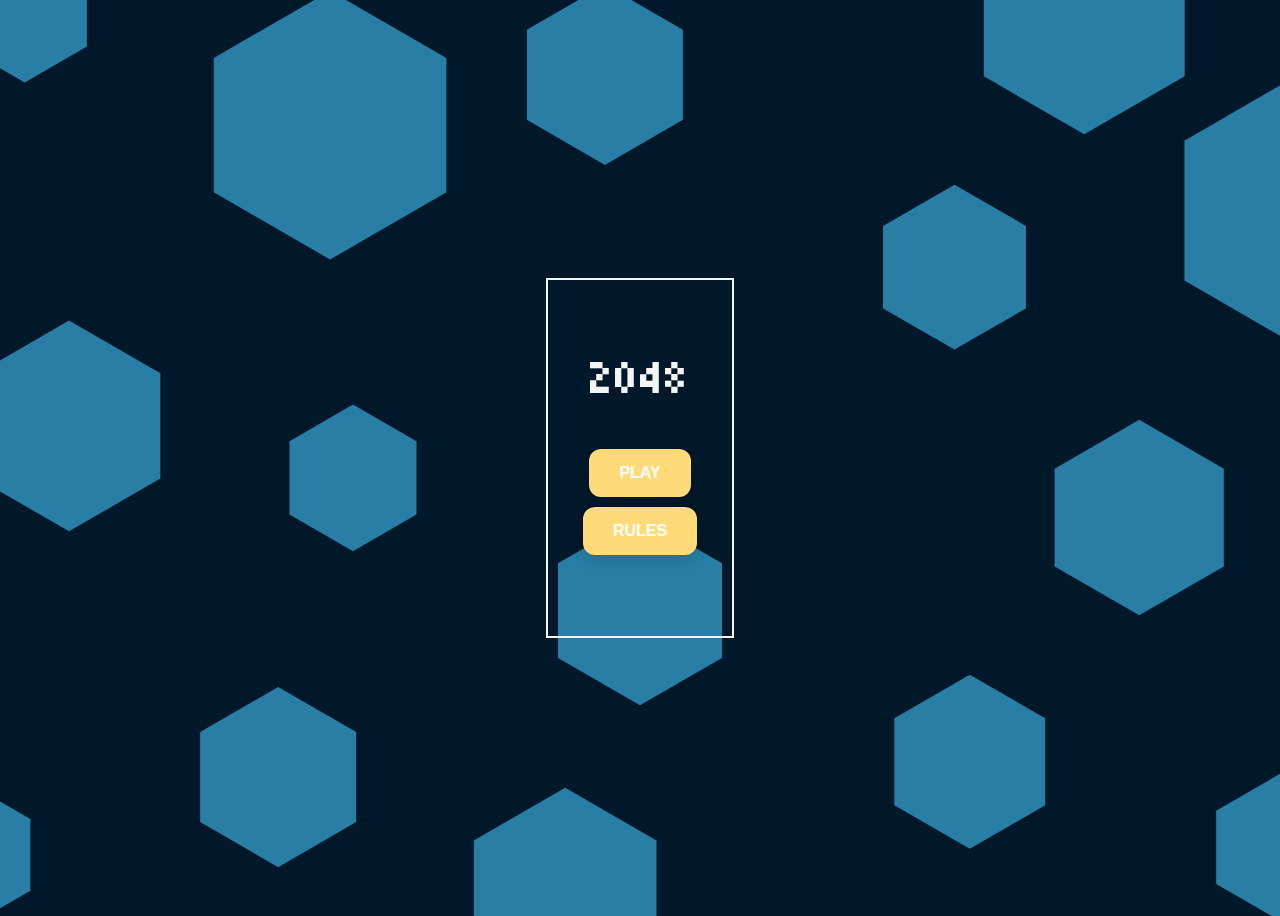
<file: index.html>
<!DOCTYPE html>
<html lang="en">
<head>
    <meta charset="UTF-8">
    <meta name="viewport" content="width=device-width, initial-scale=1.0">
    <link rel="stylesheet" href="style.css">
    <link rel="preconnect" href="https://fonts.googleapis.com">
    <link rel="preconnect" href="https://fonts.gstatic.com" crossorigin>
    <link href="https://fonts.googleapis.com/css2?family=Tiny5&display=swap" rel="stylesheet">
    <title>2048</title>
</head>
<body>
    <div class="card">
        <h1>2048</h1>
        <button class= "btn" onclick="navigate('play.html')"> PLAY </button>
        <button class= "btn" onclick="navigate('rules.html')"> RULES </button>
    </div>
    <script>
        function navigate(url){
            window.location.href = url;
        }
    </script>
</body>
</html>
</file>
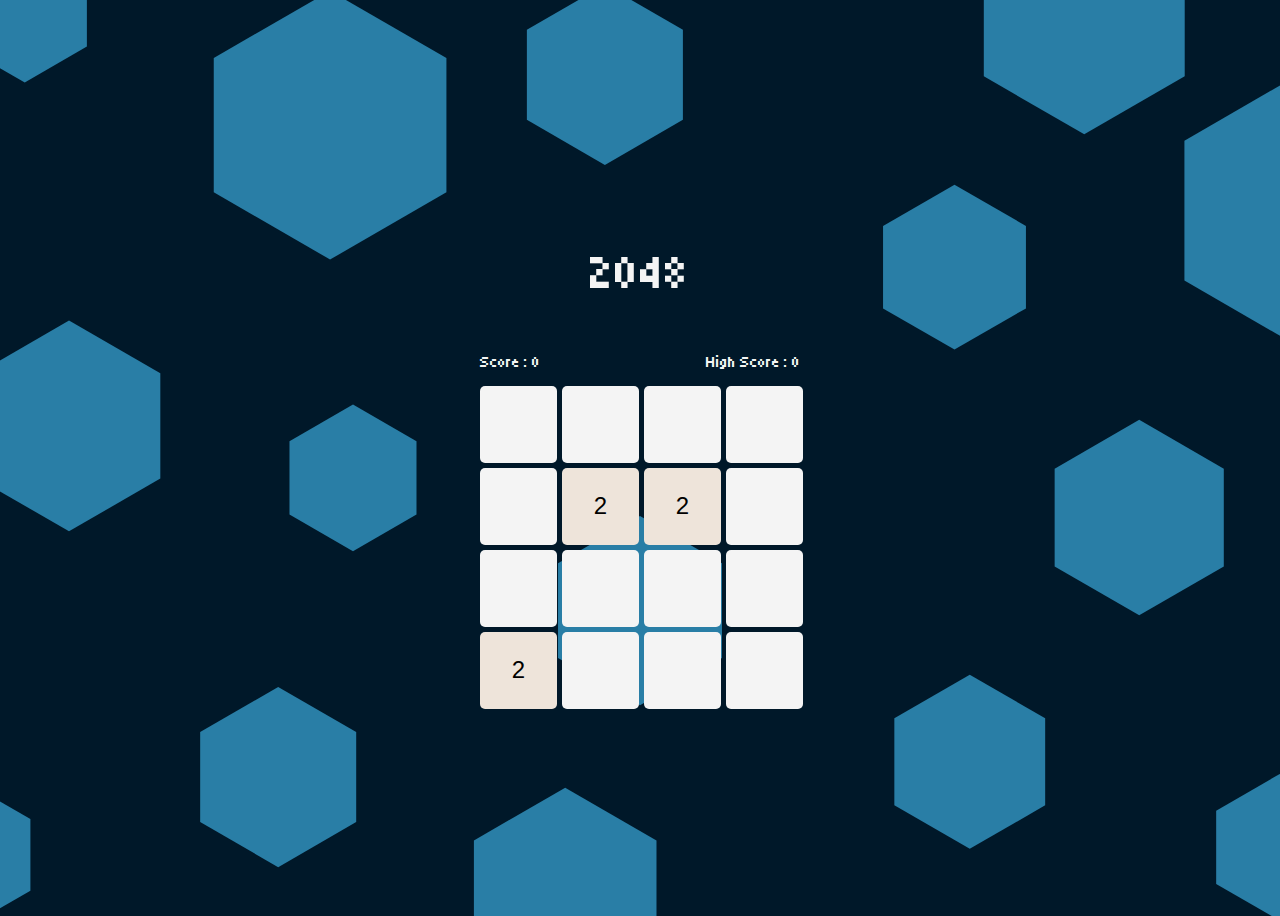
<file: play.html>
<!DOCTYPE html>
<html lang="en">
<head>
    <meta charset="UTF-8">
    <meta name="viewport" content="width=device-width, initial-scale=1.0">
    <link rel="stylesheet" href="style.css">
    <link rel="preconnect" href="https://fonts.googleapis.com">
    <link rel="preconnect" href="https://fonts.gstatic.com" crossorigin>
    <link href="https://fonts.googleapis.com/css2?family=Tiny5&display=swap" rel="stylesheet">
    <title>2048</title>
    <h1>2048</h1>
</head>
<body>
    <br>
    <div class="score">
        <div>Score : <span id="current-score">0</span></div>
        <div>High Score : <span id="high-score">0</span></div>
    </div>
    <div class="game-container">
        <div class="grid">
            <div class="cell" row="0" col="0"></div>
            <div class="cell" row="0" col="1"></div>
            <div class="cell" row="0" col="2"></div>
            <div class="cell" row="0" col="3"></div>
            <div class="cell" row="1" col="0"></div>
            <div class="cell" row="1" col="1"></div>
            <div class="cell" row="1" col="2"></div>
            <div class="cell" row="1" col="3"></div>
            <div class="cell" row="2" col="0"></div>
            <div class="cell" row="2" col="1"></div>
            <div class="cell" row="2" col="2"></div>
            <div class="cell" row="2" col="3"></div>
            <div class="cell" row="3" col="0"></div>
            <div class="cell" row="3" col="1"></div>
            <div class="cell" row="3" col="2"></div>
            <div class="cell" row="3" col="3"></div>
        </div>
    </div>
    <div id="game-over">
        Game Over!
        <p id="final-score"></p>
        <button id="restart-btn">Restart Game</button>
    </div>
    <script src="script.js"></script>
</body>
</html>
</file>
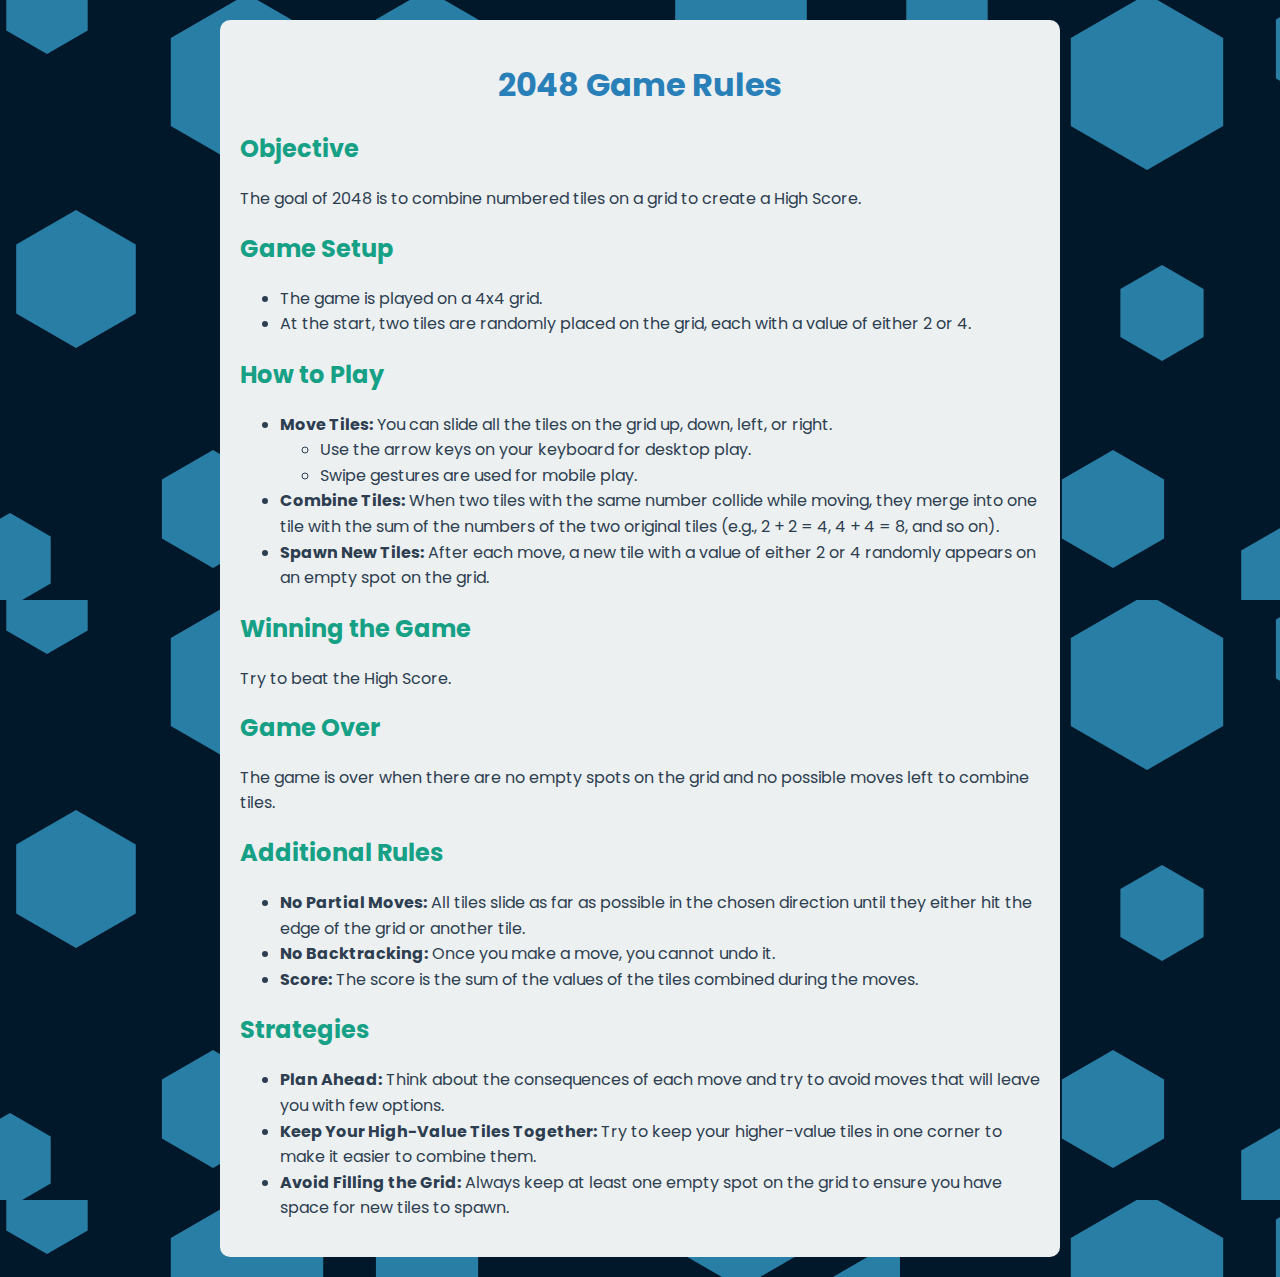
<file: rules.html>
<!DOCTYPE html>
<html lang="en">
<head>
    <meta charset="UTF-8">
    <meta name="viewport" content="width=device-width, initial-scale=1.0">
    <title>2048 Game Rules</title>
    <link href="https://fonts.googleapis.com/css2?family=Poppins&display=swap" rel="stylesheet">
    <style>
        body {
            font-family: 'Poppins', sans-serif;
            background-color: #ecf0f1;
            color: #2c3e50;
            margin: 0;
            padding: 20px;
            background-image: url("./polygon-scatter-haikei\ \(1\).svg");
        }
        .container {
            max-width: 800px;
            margin: auto;
            padding: 20px;
            background-color: #ecf0f1 ;
            border-radius: 10px;
            
        }
        h1 {
            text-align: center;
            color: #2980b9;
        }
        h2 {
            color: #16a085;
        }
        ul {
            line-height: 1.6;
        }
        .example {
            background-color: #bdc3c7;
            padding: 10px;
            border-radius: 5px;
        }
    </style>
</head>
<body>
    <div class="container">
        <h1>2048 Game Rules</h1>
        <h2>Objective</h2>
        <p>The goal of 2048 is to combine numbered tiles on a grid to create a High Score.</p>
        
        <h2>Game Setup</h2>
        <ul>
            <li>The game is played on a 4x4 grid.</li>
            <li>At the start, two tiles are randomly placed on the grid, each with a value of either 2 or 4.</li>
        </ul>

        <h2>How to Play</h2>
        <ul>
            <li><strong>Move Tiles:</strong> You can slide all the tiles on the grid up, down, left, or right.
                <ul>
                    <li>Use the arrow keys on your keyboard for desktop play.</li>
                    <li>Swipe gestures are used for mobile play.</li>
                </ul>
            </li>
            <li><strong>Combine Tiles:</strong> When two tiles with the same number collide while moving, they merge into one tile with the sum of the numbers of the two original tiles (e.g., 2 + 2 = 4, 4 + 4 = 8, and so on).</li>
            <li><strong>Spawn New Tiles:</strong> After each move, a new tile with a value of either 2 or 4 randomly appears on an empty spot on the grid.</li>
        </ul>

        <h2>Winning the Game</h2>
        <p>Try to beat the High Score.</p>

        <h2>Game Over</h2>
        <p>The game is over when there are no empty spots on the grid and no possible moves left to combine tiles.</p>

        <h2>Additional Rules</h2>
        <ul>
            <li><strong>No Partial Moves:</strong> All tiles slide as far as possible in the chosen direction until they either hit the edge of the grid or another tile.</li>
            <li><strong>No Backtracking:</strong> Once you make a move, you cannot undo it.</li>
            <li><strong>Score:</strong> The score is the sum of the values of the tiles combined during the moves.</li>
        </ul>

        <h2>Strategies</h2>
        <ul>
            <li><strong>Plan Ahead:</strong> Think about the consequences of each move and try to avoid moves that will leave you with few options.</li>
            <li><strong>Keep Your High-Value Tiles Together:</strong> Try to keep your higher-value tiles in one corner to make it easier to combine them.</li>
            <li><strong>Avoid Filling the Grid:</strong> Always keep at least one empty spot on the grid to ensure you have space for new tiles to spawn.</li>
        </ul>
        </div>
    </div>
</body>
</html>
</file>
<file: style.css>
/* @import url('https://fonts.googleapis.com/css2?family=Poppins:wght@300;400;500;600;700&display=swap'); */

h1{
    font-family: "Tiny5", sans-serif;
    font-size: 50px;
    font-weight: 100;
}
body{
    font-family: "Tiny5", sans-serif;
    color: #f4f4f4;
    display: flex;
    flex-direction: column;
    align-items: center;
    justify-content: center;
    overflow: hidden;
    height: 100vh;
    /* background-color: #fafafa; */
    background-image: url("./polygon-scatter-haikei\ \(1\).svg");
    background-size: cover;
    background-repeat: no-repeat;
    background-position: center;
}

.game-container{
   width: 320px;
   height: 320px;
}

button{
    border-radius: 10px;
    color: #001829;
}

.card{
    margin-top: 30vh;
    margin-bottom: 30vh;
    /* margin: auto; */
    font-family: 'Poppins', sans-serif;
    display: flex;
    align-items: center ;
    flex-direction: column;
    height: 100vh;
    gap : 10px;
    border: 2px solid #f4f4f4;
    padding: 35px;
}

.grid{
    display: grid;
    grid-template-columns: repeat(4, 1fr);
    gap: 5px;
}

.cell{
    font-family: 'Poppins', sans-serif;
    width: 77px;
    height: 77px;
    background-color: #f4f4f4;
    display: flex;
    align-items: center;
    justify-content: center;
    font-size: 1.5em;
    color: #000;
    border-radius: 5px;
}

.score{
    width: 320px;
    display: flex;
    justify-content: space-between;
    margin-bottom: 15px;
}

.cell[data-value="2"]{
    background-color: #eee4da;
}

.cell[data-value="4"]{
    background-color: #ede0c8;
}

.cell[data-value="8"]{
    background-color: #f2b179;
}

.cell[data-value="16"]{
    background-color: #f59563;
}

.cell[data-value="32"]{
    background-color: #edcc61;
}

.cell[data-value="64"]{
    background-color: #edc850;
}

.cell[data-value="128"]{
    background-color: #edc53f;
}

.cell[data-value="256"]{
    background-color: #edc22e;
}

.cell[data-value="512"]{
    background-color: #f67c5f;
}

.cell[data-value="1024"]{
    background-color: #f65e3b;
}

.cell[data-value="2048"]{
    background-color: #e74c3c;
}

.cell[data-value="4096"]{
    background-color: #a9a9a9;
}

#restart-btn {
    margin-top: 15px;
    padding: 12px 20px;
    background-color: #ff6f61;
    color: #ffffff;
    border: none;
    border-radius: 8px;
    font-size: 1rem;
    font-weight: bold;
    cursor: pointer;
    transition: all 0.3s ease;
    box-shadow: 0 4px 6px rgba(0, 0, 0, 0.1);
}

#restart-btn:hover {
    background-color: #ff4f41;
    box-shadow: 0 6px 8px rgba(0, 0, 0, 0.2);
}

#restart-btn:active {
    transform: translateY(2px);
    box-shadow: 0 2px 4px rgba(0, 0, 0, 0.1);
}

#game-over{
    position: absolute;
    top: 50%;
    left: 50%;
    padding: 20px;
    transform: translate(-50%, -50%);
    background: #001829;
    color: #fff;
    display: none;
    flex-direction: column;
    align-items: center;
    justify-content: center;
    border-radius: 6px;
}

.grid-cell[data-value]{
    transition: transform 0.2s, background-color 0.2s;
}

.new-tile{
    animation: appear 0.3s;
}

@keyframes appear {
    from{
        opacity: 0;
        transform: scale(0.5);
    }
    to{
        opacity: 1;
        transform: scale(1);
    }
}

.btn {
    padding: 15px 30px;
    font-size: 16px;
    font-family: 'Poppins', sans-serif;
    font-weight: 600;
    color: #fff;
    background: #FFDA78;
    border: none;
    border-radius: 12px;
    box-shadow: 0 8px 15px rgba(0, 0, 0, 0.1);
    cursor: pointer;
    transition: all 0.3s ease;
    outline: none;
    position: relative;
    overflow: hidden;
}

.btn:hover {
    background: #FFDA78;
    box-shadow: 0 15px 20px rgba(0, 0, 0, 0.3);
    transform: translateY(-3px);
}

.btn:active {
    transform: translateY(1px);
}

.btn::before {
    content: '';
    position: absolute;
    top: 50%;
    left: 50%;
    width: 300%;
    height: 300%;
    background: rgba(255, 255, 255, 0.1);
    transition: all 0.5s ease;
    border-radius: 50%;
    z-index: 0;
    transform: translate(-50%, -50%) scale(0);
}

.btn:hover::before {
    transform: translate(-50%, -50%) scale(1);
}

.btn span {
    position: relative;
    z-index: 1;
}
</file>
